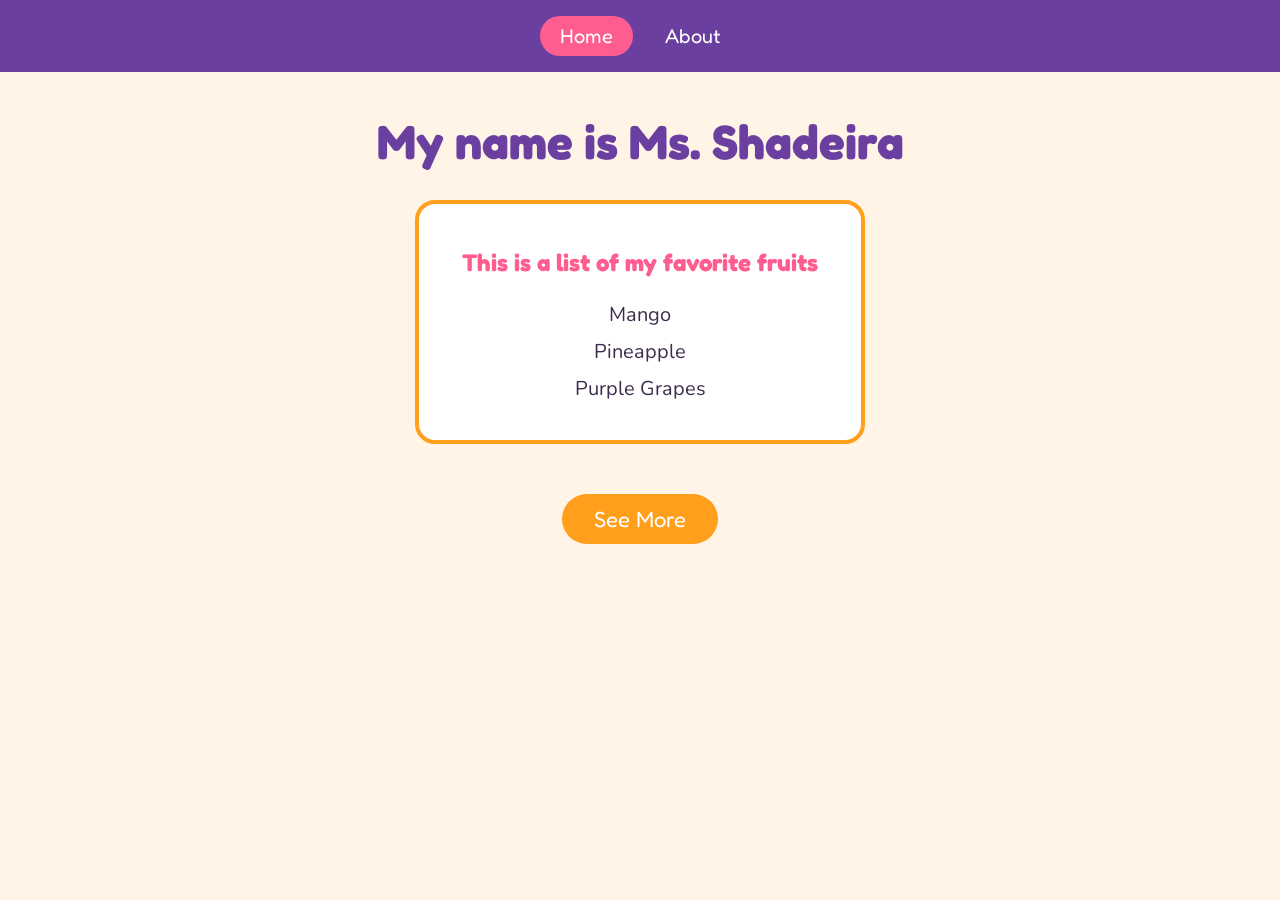
<file: index.html>
<!DOCTYPE html>
<html lang="en">

<head>
    <meta charset="UTF-8">
    <meta name="viewport" content="width=device-width, initial-scale=1.0">
    <title>My First Webpage</title>

    <!-- Fun fonts from Google Fonts -->
    <link rel="preconnect" href="https://fonts.googleapis.com">
    <link rel="preconnect" href="https://fonts.gstatic.com" crossorigin>
    <link href="https://fonts.googleapis.com/css2?family=Fredoka:wght@500;700&family=Nunito:wght@400;700&display=swap" rel="stylesheet">

    <!-- Our styles and script -->
    <link rel="stylesheet" href="style.css">
    <script src="script.js" defer></script>
</head>

<body>

    <!-- Menu -->
    <nav class="menu">
        <a href="index.html" class="active">Home</a>
        <a href="pages/about.html">About</a>
    </nav>

    <main class="centered-text">

        <!-- My name -->
        <h1>My name is Ms. Shadeira</h1>

        <!-- A list of things -->
        <div class="card">
            <h3>This is a list of my favorite fruits</h3>
            <ul class="fruit-list">
                <li>Mango</li>
                <li>Pineapple</li>
                <li>Purple Grapes</li>
            </ul>
        </div>

        <!-- Button (the hover effect is in style.css) -->
        <a href="pages/about.html" id="hoverBtn" class="myButton">See More</a>

    </main>

</body>

</html>
</file>
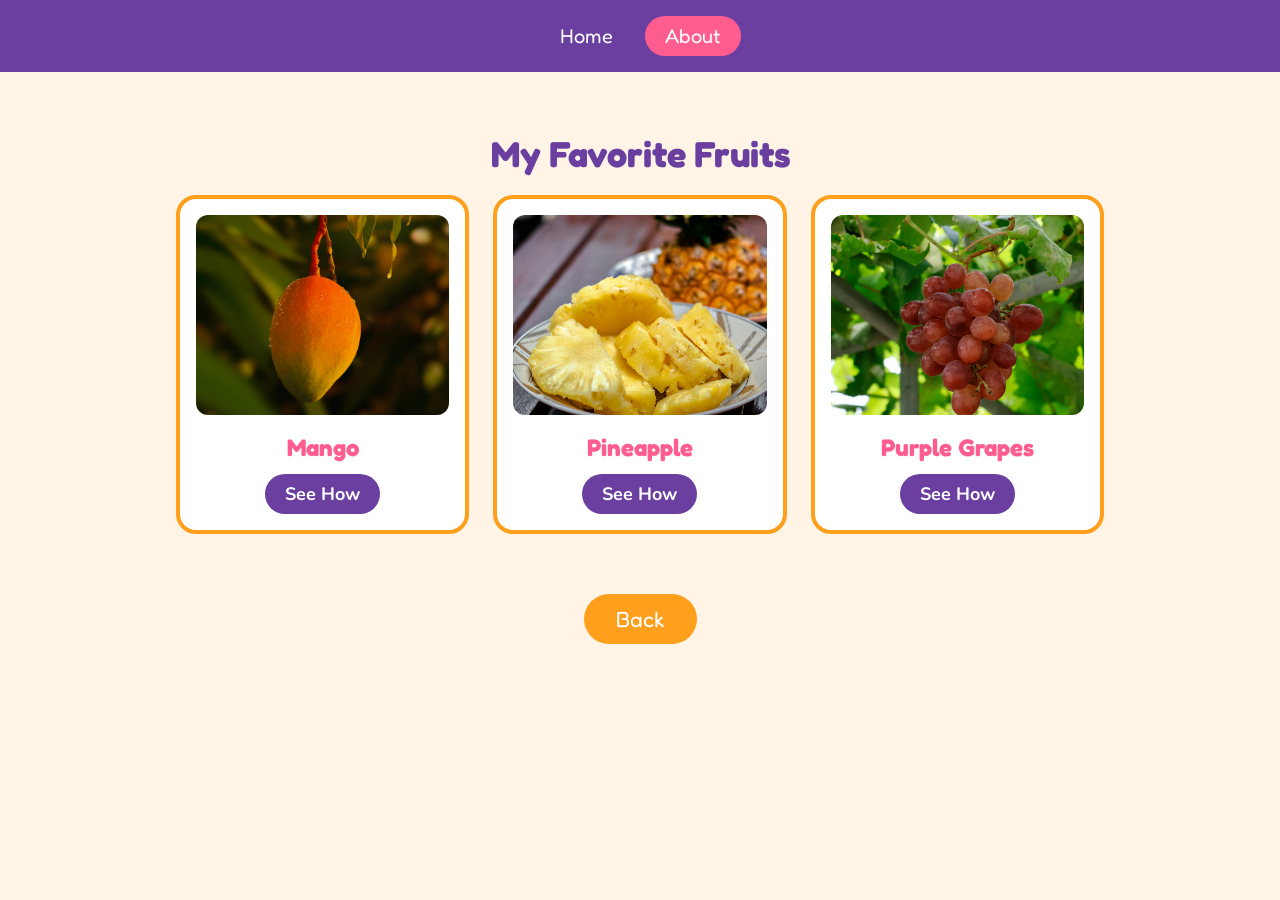
<file: pages/about.html>
<!DOCTYPE html>
<html lang="en">

<head>
    <meta charset="UTF-8">
    <meta name="viewport" content="width=device-width, initial-scale=1.0">
    <title>About Me</title>

    <!-- Fun fonts from Google Fonts -->
    <link rel="preconnect" href="https://fonts.googleapis.com">
    <link rel="preconnect" href="https://fonts.gstatic.com" crossorigin>
    <link href="https://fonts.googleapis.com/css2?family=Fredoka:wght@500;700&family=Nunito:wght@400;700&display=swap" rel="stylesheet">

    <!-- style.css is one folder up, so we use ../ -->
    <link rel="stylesheet" href="../style.css">
</head>

<body>

    <!-- Menu -->
    <nav class="menu">
        <a href="../index.html">Home</a>
        <a href="about.html" class="active">About</a>
    </nav>

    <main class="centered-text">

        <!-- ========== FRUITS ========== -->
        <h2 class="section-title">My Favorite Fruits</h2>

        <div class="gallery">

            <!-- Box 1 -->
            <div class="box">
                <img src="../assets/images/mango.jpg" alt="Mango">
                <h3>Mango</h3>
                <a href="https://www.youtube.com/watch?v=bteSM5pH5H0" target="_blank">See How</a>
            </div>

            <!-- Box 2 -->
            <div class="box">
                <img src="../assets/images/pine.jpg" alt="Pineapple">
                <h3>Pineapple</h3>
                <a href="https://www.youtube.com/watch?v=bteSM5pH5H0" target="_blank">See How</a>
            </div>

            <!-- Box 3 -->
            <div class="box">
                <img src="../assets/images/grapes.jpg" alt="Purple grapes">
                <h3>Purple Grapes</h3>
                <a href="https://www.youtube.com/watch?v=bteSM5pH5H0" target="_blank">See How</a>
            </div>

        </div>

    
    
        <!-- Back button -->
        <a href="../index.html" class="myButton">Back</a>

    </main>

</body>

</html>
</file>
<file: style.css>
/* =========================================
   COLORS - change these to change the whole site!
   ========================================= */
:root {
    --background: #fff4e6;   /* soft cream */
    --purple: #6a3fa0;       /* grape purple */
    --pink: #ff5d8f;         /* bubblegum pink */
    --orange: #ff9f1c;       /* mango orange */
    --white: #ffffff;
    --text: #3d2c4e;         /* dark purple for reading */
}

/* =========================================
   WHOLE PAGE
   ========================================= */
* {
    box-sizing: border-box;
}

body {
    margin: 0;
    background-color: var(--background);
    color: var(--text);
    font-family: 'Nunito', sans-serif;
    font-size: 18px;
}

/* Headings get the fun font */
h1,
h2,
h3 {
    font-family: 'Fredoka', sans-serif;
}

/* =========================================
   MENU
   ========================================= */
.menu {
    display: flex;
    justify-content: center;  /* centers the menu links */
    gap: 12px;
    padding: 16px;
    background-color: var(--purple);
}

.menu a {
    color: var(--white);
    text-decoration: none;
    font-family: 'Fredoka', sans-serif;
    font-size: 20px;
    padding: 8px 20px;
    border-radius: 999px;
}

.menu a:hover,
.menu a.active {
    background-color: var(--pink);
}

/* =========================================
   CENTER EVERYTHING
   ========================================= */
.centered-text {
    max-width: 960px;
    margin: 0 auto;           /* centers the page content */
    padding: 40px 16px;
    text-align: center;       /* centers the text */
}

/* =========================================
   NAME + TITLES
   ========================================= */
h1 {
    font-size: 48px;
    color: var(--purple);
    margin: 0 0 30px;
}

.section-title {
    font-size: 36px;
    color: var(--purple);
    margin: 20px 0;
}

h3 {
    color: var(--pink);
    font-size: 24px;
}

/* =========================================
   HOME PAGE CARD + LIST
   ========================================= */
.card {
    background-color: var(--white);
    max-width: 450px;
    margin: 0 auto 30px;
    padding: 20px 30px;
    border-radius: 20px;
    border: 4px solid var(--orange);
}

.fruit-list {
    list-style: none;   /* removes the dots */
    padding: 0;
}

.fruit-list li {
    margin: 10px 0;
    font-size: 20px;
}

/* =========================================
   BUTTON (with hover!)
   ========================================= */
.myButton {
    display: inline-block;
    background-color: var(--orange);
    color: var(--white);
    font-family: 'Fredoka', sans-serif;
    font-size: 22px;
    text-decoration: none;
    padding: 12px 32px;
    border-radius: 999px;
    margin-top: 20px;
    transition: all 0.2s;   /* makes the hover smooth */
}

.myButton:hover {
    background-color: var(--pink);
    transform: scale(1.1);  /* grows a little */
}

/* =========================================
   ABOUT PAGE - PICTURE BOXES, 3 IN A ROW
   ========================================= */
.gallery {
    display: grid;
    grid-template-columns: repeat(3, 1fr);  /* 3 boxes per row */
    gap: 24px;
    margin-bottom: 40px;
}

.box {
    background-color: var(--white);
    border: 4px solid var(--orange);
    border-radius: 20px;
    padding: 16px;
    transition: transform 0.2s;
}

.box:hover {
    transform: translateY(-6px);  /* box lifts up */
}

.box img {
    width: 100%;
    height: 200px;
    object-fit: cover;      /* fills the space without stretching */
    border-radius: 12px;
}

.box h3 {
    margin: 12px 0;
}

/* Links inside the boxes */
.box a {
    display: inline-block;
    color: var(--white);
    background-color: var(--purple);
    text-decoration: none;
    font-weight: bold;
    padding: 8px 20px;
    border-radius: 999px;
}

.box a:hover {
    background-color: var(--pink);
}

/* =========================================
   SMALL SCREENS (phones) - 1 box per row
   ========================================= */
@media (max-width: 700px) {
    .gallery {
        grid-template-columns: 1fr;
    }

    h1 {
        font-size: 36px;
    }
}
</file>
